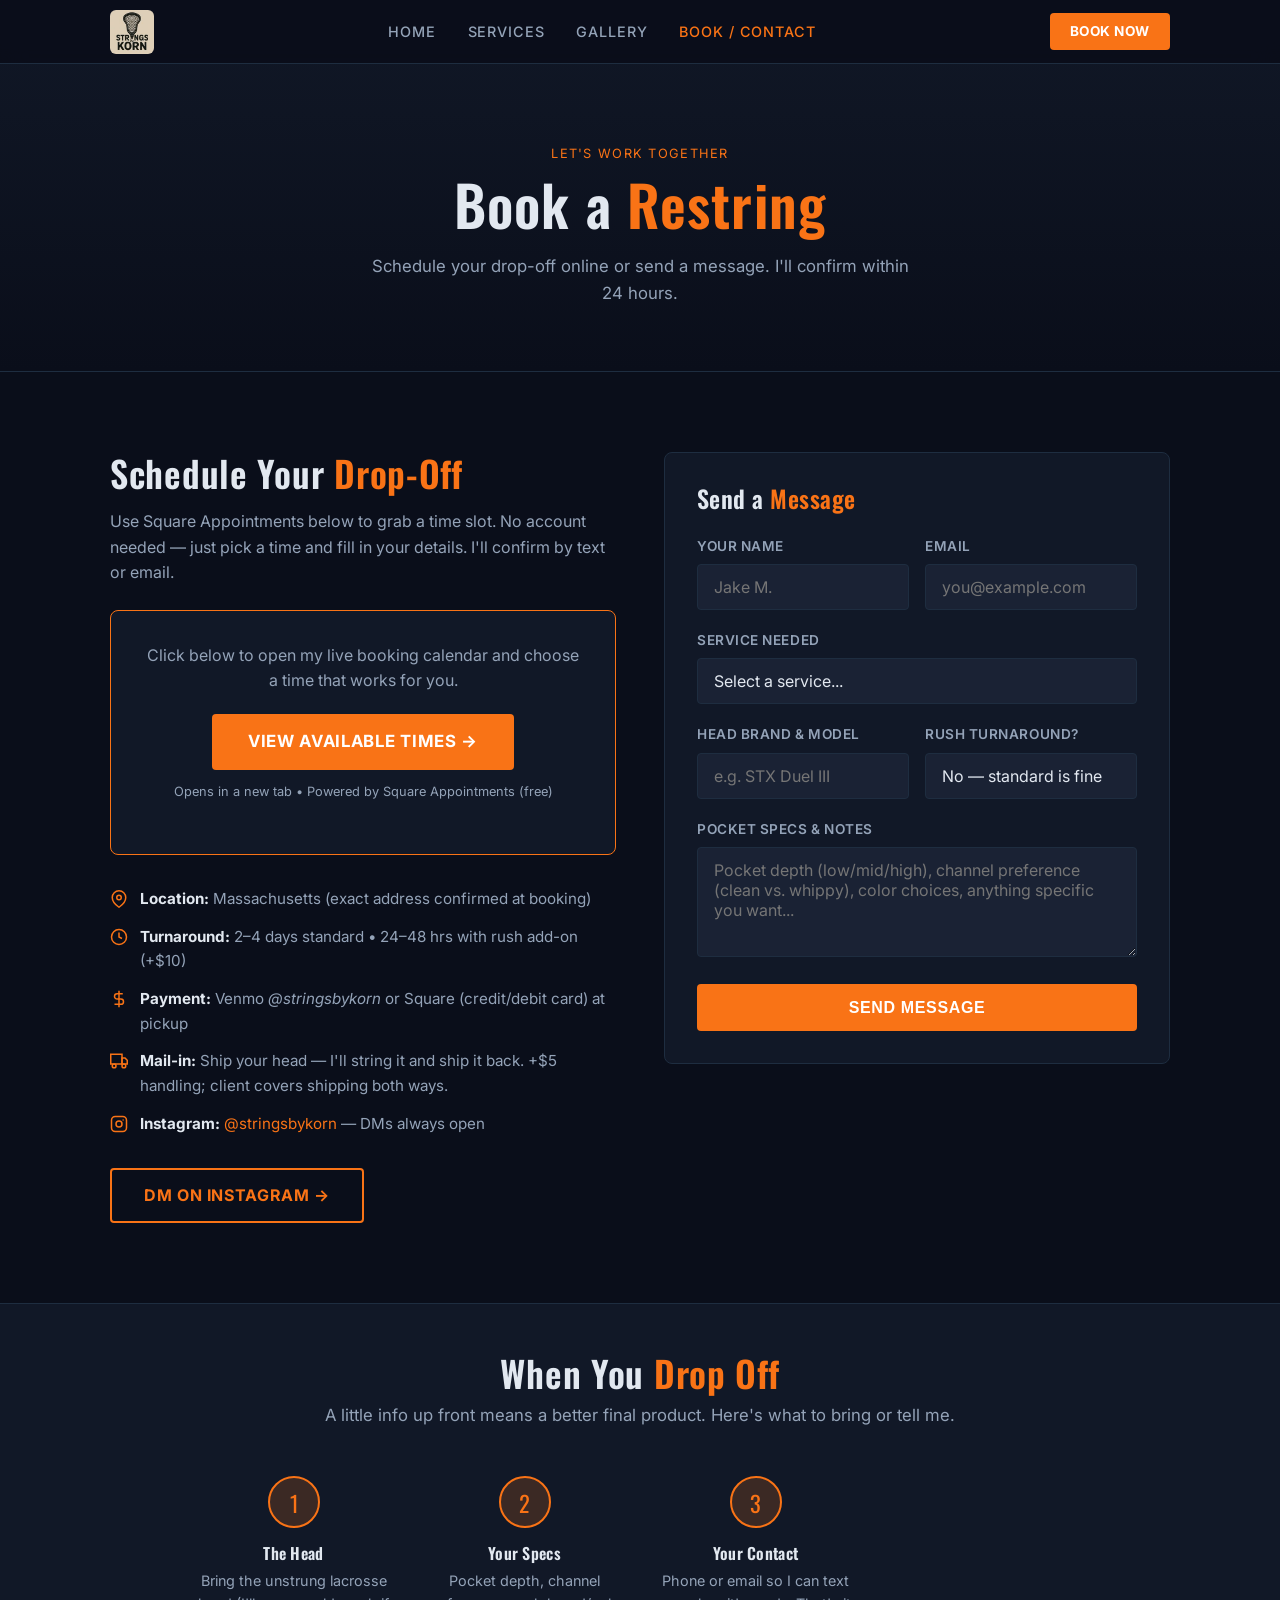
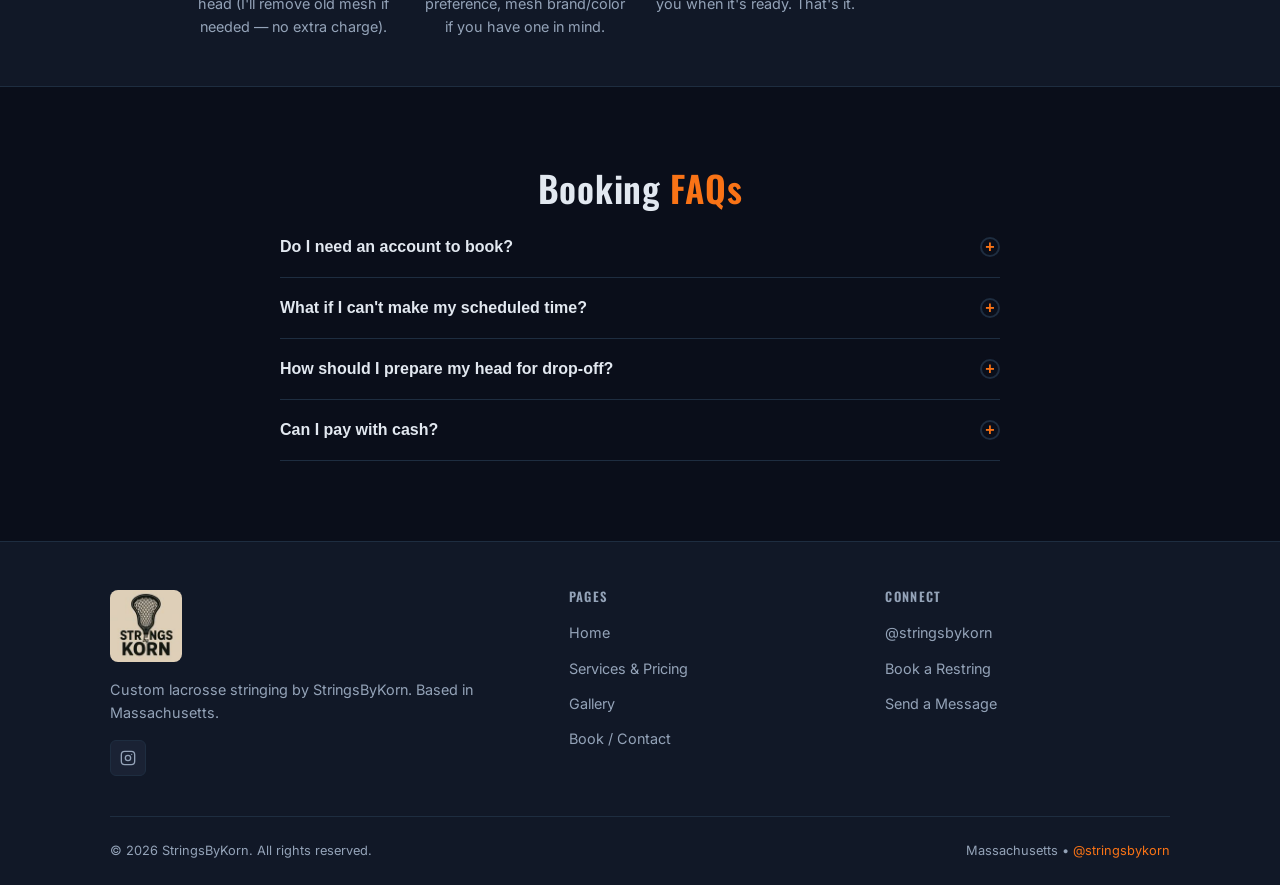
<file: booking.html>
<!DOCTYPE html>
<html lang="en">
<head>
  <meta charset="UTF-8" />
  <meta name="viewport" content="width=device-width, initial-scale=1.0" />
  <title>Book / Contact — StringsByKorn</title>
  <meta name="description" content="Book a lacrosse restring or send a message to StringsByKorn. Online booking via Square Appointments. Based in Massachusetts." />
  <link rel="icon" href="images/favicon.png" type="image/png" />
  <link rel="preconnect" href="https://fonts.googleapis.com" />
  <link rel="preconnect" href="https://fonts.gstatic.com" crossorigin />
  <link href="https://fonts.googleapis.com/css2?family=Inter:wght@400;500;600;700&family=Oswald:wght@500;600;700&display=swap" rel="stylesheet" />
  <link rel="stylesheet" href="css/styles.css" />
  <style>
    .reveal { opacity: 0; transform: translateY(24px); transition: opacity 0.55s ease, transform 0.55s ease; }
    .revealed { opacity: 1; transform: none; }
  </style>
</head>
<body>

  <!-- NAV -->
  <nav class="nav" role="navigation" aria-label="Main navigation">
    <div class="nav-inner">
      <a href="index.html" class="nav-logo">
        <img src="images/logo.jpg" alt="StringsByKorn" class="nav-logo-img">
      </a>
      <ul class="nav-links">
        <li><a href="index.html">Home</a></li>
        <li><a href="services.html">Services</a></li>
        <li><a href="gallery.html">Gallery</a></li>
        <li><a href="booking.html">Book / Contact</a></li>
      </ul>
      <a href="booking.html" class="btn btn-primary nav-cta">Book Now</a>
      <button class="hamburger" id="hamburger" aria-label="Open menu" aria-expanded="false">
        <span class="bar-top"></span>
        <span class="bar-mid"></span>
        <span class="bar-bot"></span>
      </button>
    </div>
  </nav>
  <div class="nav-drawer" id="nav-drawer">
    <a href="index.html">Home</a>
    <a href="services.html">Services &amp; Pricing</a>
    <a href="gallery.html">Gallery</a>
    <a href="booking.html">Book / Contact</a>
    <a href="booking.html" class="btn btn-primary" style="text-align:center;margin-top:.5rem;">Book Now</a>
  </div>

  <!-- PAGE HERO -->
  <div class="page-hero">
    <div class="container">
      <p style="text-transform:uppercase;font-size:.8rem;letter-spacing:.1em;color:var(--accent);margin-bottom:.5rem;">Let's Work Together</p>
      <h1>Book a <span class="accent">Restring</span></h1>
      <p>Schedule your drop-off online or send a message. I'll confirm within 24 hours.</p>
    </div>
  </div>

  <!-- ======================================================
       BOOKING SECTION
  ====================================================== -->
  <section class="section" id="booking">
    <div class="container">
      <div class="booking-layout">

        <!-- LEFT: Info + Square booking -->
        <div class="booking-info">
          <h2>Schedule Your <span class="accent">Drop-Off</span></h2>
          <p>Use Square Appointments below to grab a time slot. No account needed — just pick a time and fill in your details. I'll confirm by text or email.</p>

          <!-- Square Appointments embed -->
          <div class="booking-cta-box reveal">
            <p>Click below to open my live booking calendar and choose a time that works for you.</p>
            <!--
              SETUP INSTRUCTIONS:
              1. Go to squareup.com → Appointments → Share booking page
              2. Copy your Square booking page URL (e.g. https://square.site/book/XXXXXXXX/stringsbykorn)
              3. Replace the href below with your actual URL
              4. Optionally embed the inline widget by replacing this box with the Square embed script
            -->
            <a
              href="https://square.site/book/XXXXXXXX/stringsbykorn"
              target="_blank"
              rel="noopener"
              class="btn btn-primary"
              style="font-size:1.05rem;padding:.9rem 2.25rem;"
            >
              View Available Times &rarr;
            </a>
            <p style="font-size:.8rem;margin-top:.75rem;color:var(--text-muted);">
              Opens in a new tab &bull; Powered by Square Appointments (free)
            </p>
          </div>

          <ul class="info-list">
            <li>
              <svg viewBox="0 0 24 24" fill="none" stroke="currentColor" stroke-width="2">
                <path d="M21 10c0 7-9 13-9 13s-9-6-9-13a9 9 0 0118 0z"/>
                <circle cx="12" cy="10" r="3"/>
              </svg>
              <span><strong>Location:</strong> Massachusetts (exact address confirmed at booking)</span>
            </li>
            <li>
              <svg viewBox="0 0 24 24" fill="none" stroke="currentColor" stroke-width="2">
                <circle cx="12" cy="12" r="10"/>
                <polyline points="12 6 12 12 16 14"/>
              </svg>
              <span><strong>Turnaround:</strong> 2–4 days standard &bull; 24–48 hrs with rush add-on (+$10)</span>
            </li>
            <li>
              <svg viewBox="0 0 24 24" fill="none" stroke="currentColor" stroke-width="2">
                <line x1="12" y1="1" x2="12" y2="23"/>
                <path d="M17 5H9.5a3.5 3.5 0 000 7h5a3.5 3.5 0 010 7H6"/>
              </svg>
              <span><strong>Payment:</strong> Venmo <em>@stringsbykorn</em> or Square (credit/debit card) at pickup</span>
            </li>
            <li>
              <svg viewBox="0 0 24 24" fill="none" stroke="currentColor" stroke-width="2">
                <rect x="1" y="3" width="15" height="13"/>
                <polygon points="16 8 20 8 23 11 23 16 16 16 16 8"/>
                <circle cx="5.5" cy="18.5" r="2.5"/>
                <circle cx="18.5" cy="18.5" r="2.5"/>
              </svg>
              <span><strong>Mail-in:</strong> Ship your head — I'll string it and ship it back. +$5 handling; client covers shipping both ways.</span>
            </li>
            <li>
              <svg viewBox="0 0 24 24" fill="none" stroke="currentColor" stroke-width="2">
                <rect x="2" y="2" width="20" height="20" rx="5"/>
                <circle cx="12" cy="12" r="4"/>
                <circle cx="17.5" cy="6.5" r="1" fill="currentColor" stroke="none"/>
              </svg>
              <span><strong>Instagram:</strong> <a href="https://instagram.com/stringsbykorn" target="_blank" rel="noopener">@stringsbykorn</a> — DMs always open</span>
            </li>
          </ul>

          <a href="https://instagram.com/stringsbykorn" target="_blank" rel="noopener" class="btn btn-outline reveal">
            DM on Instagram &rarr;
          </a>
        </div>

        <!-- RIGHT: Contact form -->
        <div id="contact">
          <div class="contact-form reveal">
            <h3>Send a <span class="accent">Message</span></h3>

            <!--
              FORMSPREE SETUP:
              1. Go to formspree.io → create free account → New Form
              2. Copy your form endpoint (e.g. https://formspree.io/f/XXXXXXXX)
              3. Replace action="" below with your actual Formspree endpoint
            -->
            <form
              id="contact-form"
              action="https://formspree.io/f/XXXXXXXX"
              method="POST"
            >
              <div class="form-row">
                <div class="form-group">
                  <label for="name">Your Name</label>
                  <input type="text" id="name" name="name" placeholder="Jake M." required autocomplete="name" />
                </div>
                <div class="form-group">
                  <label for="email">Email</label>
                  <input type="email" id="email" name="email" placeholder="you@example.com" required autocomplete="email" />
                </div>
              </div>

              <div class="form-group">
                <label for="service">Service Needed</label>
                <select id="service" name="service" required>
                  <option value="" disabled selected>Select a service...</option>
                  <option value="basic-mesh">Basic Mesh Restring ($25 — you supply mesh)</option>
                  <option value="mesh-materials">Mesh Restring + Materials ($35–$40)</option>
                  <option value="custom-pattern">Custom Pattern ($35–$45)</option>
                  <option value="traditional">Traditional Pocket ($45–$60)</option>
                  <option value="mail-in">Mail-In Service (standard + $5 handling)</option>
                  <option value="other">Other / Not sure yet</option>
                </select>
              </div>

              <div class="form-row">
                <div class="form-group">
                  <label for="head">Head Brand &amp; Model</label>
                  <input type="text" id="head" name="head" placeholder="e.g. STX Duel III" />
                </div>
                <div class="form-group">
                  <label for="rush">Rush Turnaround?</label>
                  <select id="rush" name="rush">
                    <option value="no">No — standard is fine</option>
                    <option value="yes">Yes — add rush (+$10)</option>
                  </select>
                </div>
              </div>

              <div class="form-group">
                <label for="message">Pocket Specs &amp; Notes</label>
                <textarea
                  id="message"
                  name="message"
                  placeholder="Pocket depth (low/mid/high), channel preference (clean vs. whippy), color choices, anything specific you want..."
                ></textarea>
              </div>

              <!-- Honeypot spam prevention -->
              <input type="text" name="_gotcha" style="display:none" tabindex="-1" autocomplete="off" />

              <button type="submit" class="btn btn-primary" style="width:100%;font-size:1rem;padding:.9rem;">
                Send Message
              </button>
            </form>

            <div class="form-success" id="form-success">
              Message sent! I'll get back to you within 24 hours. Go check @stringsbykorn on Instagram in the meantime.
            </div>
          </div>
        </div>

      </div>
    </div>
  </section>

  <!-- ======================================================
       WHAT TO INCLUDE
  ====================================================== -->
  <section class="section" style="background:var(--bg-card);border-top:1px solid var(--border);border-bottom:1px solid var(--border);padding-top:3rem;padding-bottom:3rem;">
    <div class="container">
      <h2 class="section-title reveal">When You <span class="accent">Drop Off</span></h2>
      <p class="section-subtitle reveal">A little info up front means a better final product. Here's what to bring or tell me.</p>

      <div class="steps" style="max-width:900px;margin:0 auto;">
        <div class="step reveal">
          <div class="step-num">1</div>
          <h4>The Head</h4>
          <p>Bring the unstrung lacrosse head (I'll remove old mesh if needed — no extra charge).</p>
        </div>
        <div class="step reveal">
          <div class="step-num">2</div>
          <h4>Your Specs</h4>
          <p>Pocket depth, channel preference, mesh brand/color if you have one in mind.</p>
        </div>
        <div class="step reveal">
          <div class="step-num">3</div>
          <h4>Your Contact</h4>
          <p>Phone or email so I can text you when it's ready. That's it.</p>
        </div>
      </div>
    </div>
  </section>

  <!-- ======================================================
       FAQ
  ====================================================== -->
  <section class="section">
    <div class="container">
      <h2 class="section-title reveal">Booking <span class="accent">FAQs</span></h2>

      <div class="faq-list">

        <div class="faq-item">
          <button class="faq-question">
            Do I need an account to book?
            <span class="faq-icon">+</span>
          </button>
          <div class="faq-answer">
            <div class="faq-answer-inner">
              No — Square Appointments lets you book without creating an account. Just pick a time, fill in your name and contact info, and you'll get a confirmation.
            </div>
          </div>
        </div>

        <div class="faq-item">
          <button class="faq-question">
            What if I can't make my scheduled time?
            <span class="faq-icon">+</span>
          </button>
          <div class="faq-answer">
            <div class="faq-answer-inner">
              No worries — just DM me on Instagram or reply to the confirmation email and we'll reschedule. Things come up, I get it.
            </div>
          </div>
        </div>

        <div class="faq-item">
          <button class="faq-question">
            How should I prepare my head for drop-off?
            <span class="faq-icon">+</span>
          </button>
          <div class="faq-answer">
            <div class="faq-answer-inner">
              You don't have to do anything special — I can remove the old strings myself if it's still strung. Just bring the head and know what you want. If you have specific mesh you'd like me to use, bring that too.
            </div>
          </div>
        </div>

        <div class="faq-item">
          <button class="faq-question">
            Can I pay with cash?
            <span class="faq-icon">+</span>
          </button>
          <div class="faq-answer">
            <div class="faq-answer-inner">
              Yes, cash is accepted for local drop-off/pickup. For mail-in orders, payment via Venmo or Square (card) is required before the head ships back to you.
            </div>
          </div>
        </div>

      </div>
    </div>
  </section>

  <!-- FOOTER -->
  <footer class="footer">
    <div class="container">
      <div class="footer-grid">
        <div class="footer-brand">
          <img src="images/logo.jpg" alt="StringsByKorn" class="footer-logo">
          <p>Custom lacrosse stringing by StringsByKorn. Based in Massachusetts.</p>
          <div class="footer-social">
            <a href="https://instagram.com/stringsbykorn" target="_blank" rel="noopener" aria-label="Instagram">
              <svg viewBox="0 0 24 24" fill="none" stroke="currentColor" stroke-width="2">
                <rect x="2" y="2" width="20" height="20" rx="5"/>
                <circle cx="12" cy="12" r="4"/>
                <circle cx="17.5" cy="6.5" r="1" fill="currentColor" stroke="none"/>
              </svg>
            </a>
          </div>
        </div>
        <div class="footer-col">
          <h4>Pages</h4>
          <ul class="footer-links">
            <li><a href="index.html">Home</a></li>
            <li><a href="services.html">Services &amp; Pricing</a></li>
            <li><a href="gallery.html">Gallery</a></li>
            <li><a href="booking.html">Book / Contact</a></li>
          </ul>
        </div>
        <div class="footer-col">
          <h4>Connect</h4>
          <ul class="footer-links">
            <li><a href="https://instagram.com/stringsbykorn" target="_blank" rel="noopener">@stringsbykorn</a></li>
            <li><a href="#booking">Book a Restring</a></li>
            <li><a href="#contact">Send a Message</a></li>
          </ul>
        </div>
      </div>
      <div class="footer-bottom">
        <span>&copy; 2026 StringsByKorn. All rights reserved.</span>
        <span>Massachusetts &bull; <a href="https://instagram.com/stringsbykorn" target="_blank" rel="noopener">@stringsbykorn</a></span>
      </div>
    </div>
  </footer>

  <script src="js/main.js"></script>
</body>
</html>
</file>
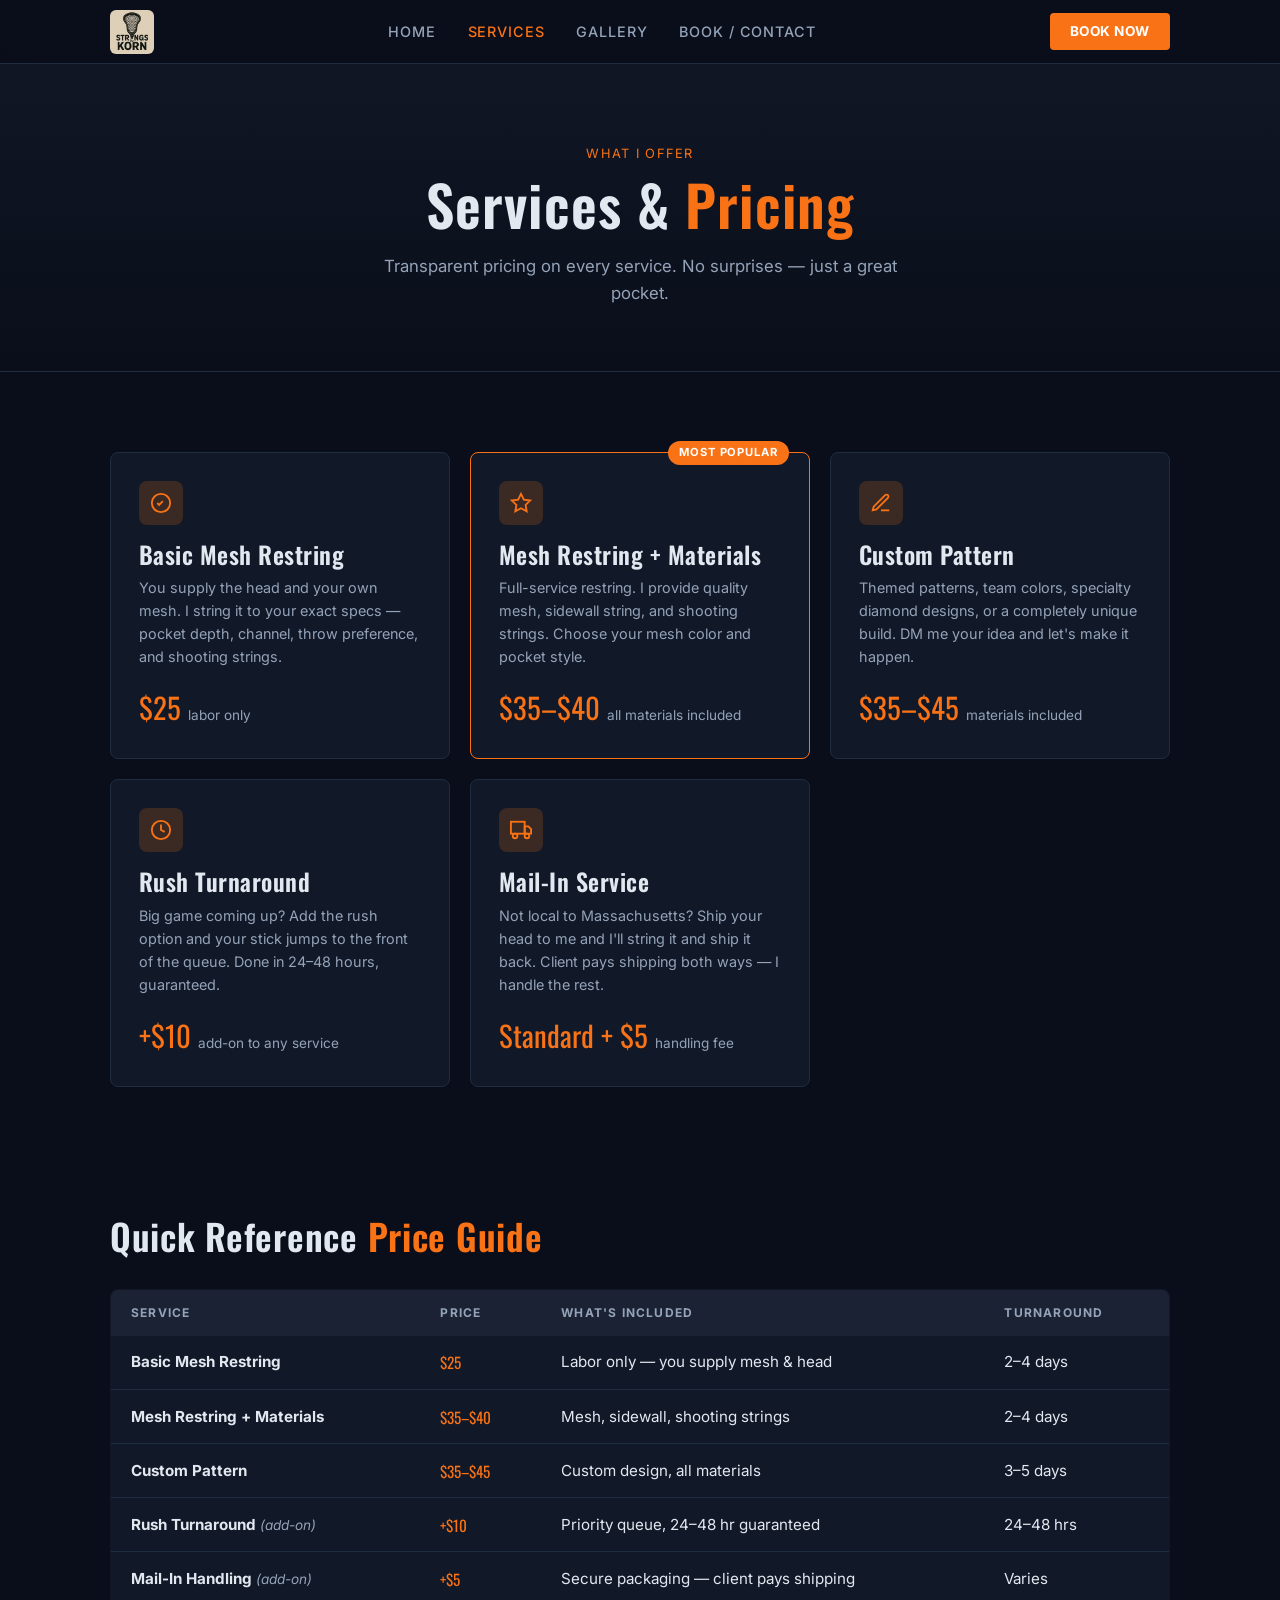
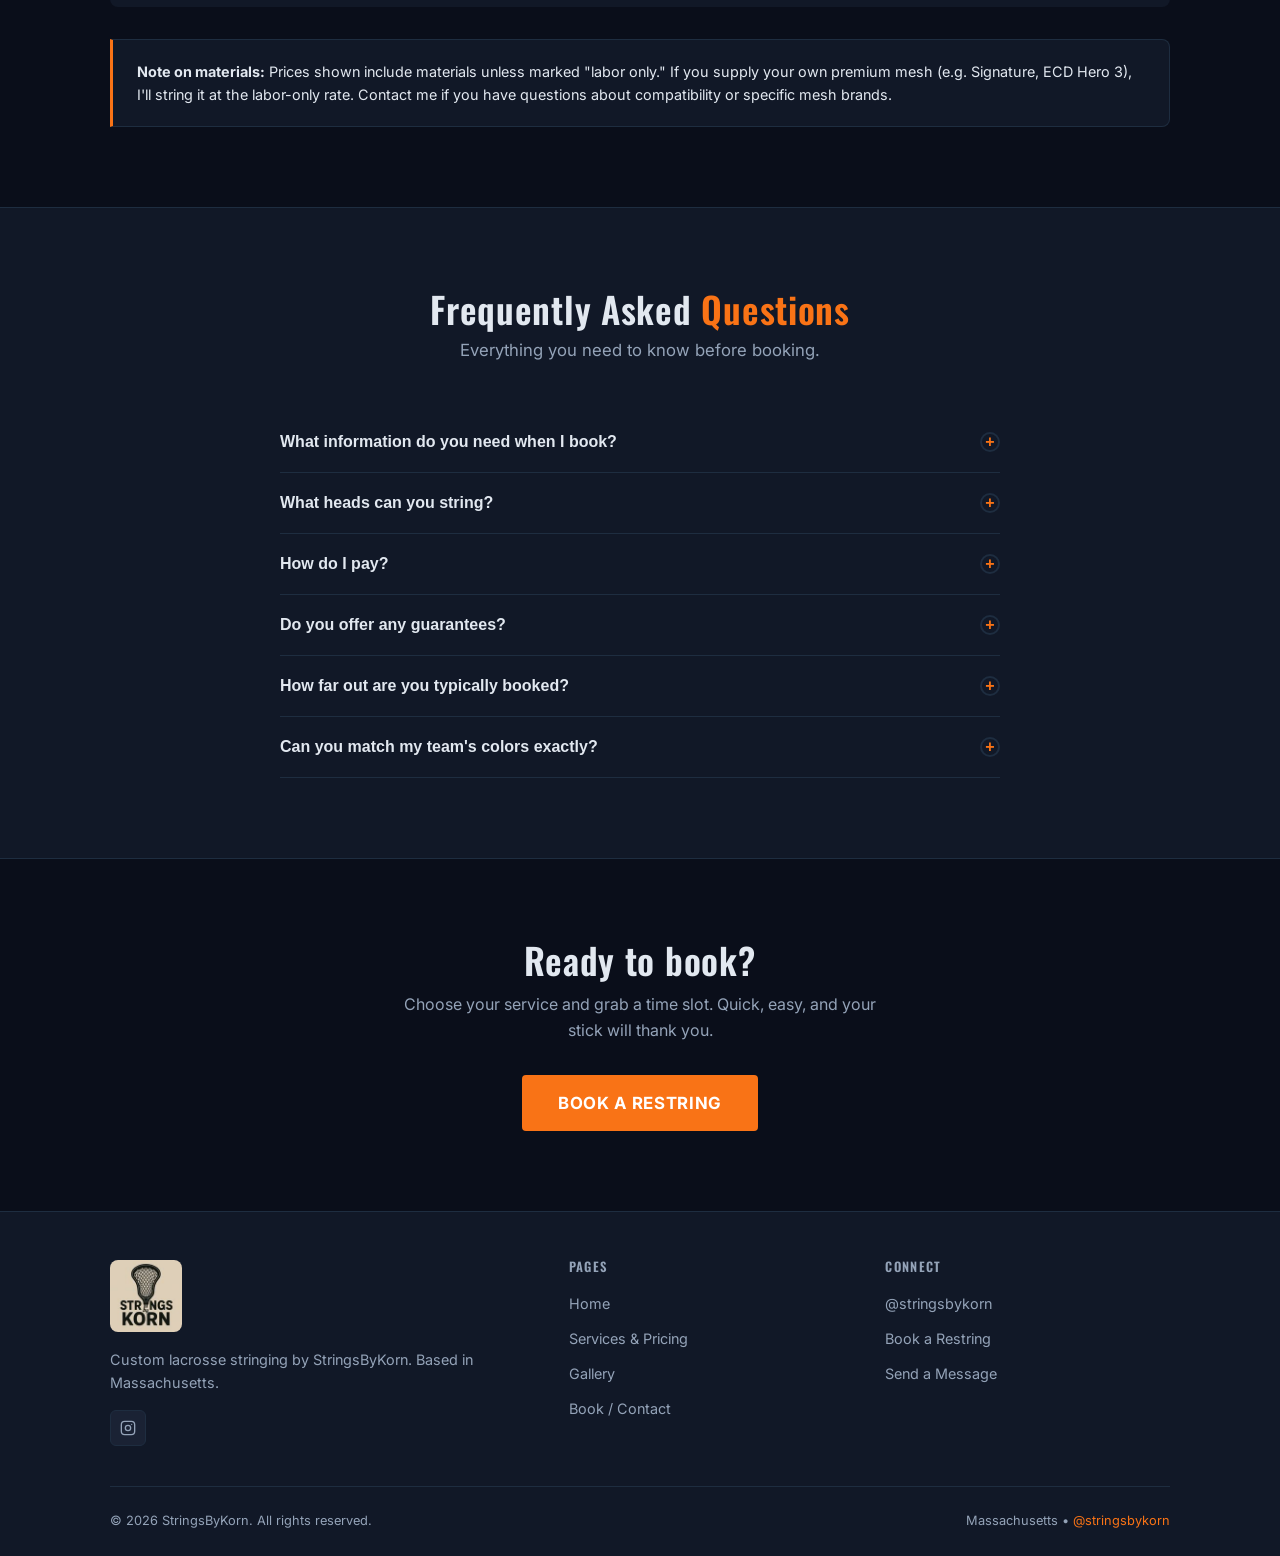
<file: services.html>
<!DOCTYPE html>
<html lang="en">
<head>
  <meta charset="UTF-8" />
  <meta name="viewport" content="width=device-width, initial-scale=1.0" />
  <title>Services &amp; Pricing — StringsByKorn</title>
  <meta name="description" content="Lacrosse stringing services and pricing by StringsByKorn. Mesh restrings, custom patterns, and rush turnaround. Massachusetts." />
  <link rel="icon" href="images/favicon.png" type="image/png" />
  <link rel="preconnect" href="https://fonts.googleapis.com" />
  <link rel="preconnect" href="https://fonts.gstatic.com" crossorigin />
  <link href="https://fonts.googleapis.com/css2?family=Inter:wght@400;500;600;700&family=Oswald:wght@500;600;700&display=swap" rel="stylesheet" />
  <link rel="stylesheet" href="css/styles.css" />
  <style>
    .reveal { opacity: 0; transform: translateY(24px); transition: opacity 0.55s ease, transform 0.55s ease; }
    .revealed { opacity: 1; transform: none; }
  </style>
</head>
<body>

  <!-- NAV -->
  <nav class="nav" role="navigation" aria-label="Main navigation">
    <div class="nav-inner">
      <a href="index.html" class="nav-logo">
        <img src="images/logo.jpg" alt="StringsByKorn" class="nav-logo-img">
      </a>
      <ul class="nav-links">
        <li><a href="index.html">Home</a></li>
        <li><a href="services.html">Services</a></li>
        <li><a href="gallery.html">Gallery</a></li>
        <li><a href="booking.html">Book / Contact</a></li>
      </ul>
      <a href="booking.html" class="btn btn-primary nav-cta">Book Now</a>
      <button class="hamburger" id="hamburger" aria-label="Open menu" aria-expanded="false">
        <span class="bar-top"></span>
        <span class="bar-mid"></span>
        <span class="bar-bot"></span>
      </button>
    </div>
  </nav>
  <div class="nav-drawer" id="nav-drawer">
    <a href="index.html">Home</a>
    <a href="services.html">Services &amp; Pricing</a>
    <a href="gallery.html">Gallery</a>
    <a href="booking.html">Book / Contact</a>
    <a href="booking.html" class="btn btn-primary" style="text-align:center;margin-top:.5rem;">Book Now</a>
  </div>

  <!-- PAGE HERO -->
  <div class="page-hero">
    <div class="container">
      <p style="text-transform:uppercase;font-size:.8rem;letter-spacing:.1em;color:var(--accent);margin-bottom:.5rem;">What I Offer</p>
      <h1>Services &amp; <span class="accent">Pricing</span></h1>
      <p>Transparent pricing on every service. No surprises — just a great pocket.</p>
    </div>
  </div>

  <!-- ======================================================
       SERVICE CARDS
  ====================================================== -->
  <section class="section">
    <div class="container">
      <div class="services-grid">

        <div class="service-card reveal">
          <div class="service-icon">
            <svg viewBox="0 0 24 24" fill="none" stroke="currentColor" stroke-width="2">
              <path d="M12 2C6.48 2 2 6.48 2 12s4.48 10 10 10 10-4.48 10-10S17.52 2 12 2z"/>
              <path d="M8 12l2 2 4-4"/>
            </svg>
          </div>
          <h3>Basic Mesh Restring</h3>
          <p>You supply the head and your own mesh. I string it to your exact specs — pocket depth, channel, throw preference, and shooting strings.</p>
          <div class="service-price">$25 <span>labor only</span></div>
        </div>

        <div class="service-card featured reveal">
          <div class="service-badge">Most Popular</div>
          <div class="service-icon">
            <svg viewBox="0 0 24 24" fill="none" stroke="currentColor" stroke-width="2">
              <polygon points="12 2 15.09 8.26 22 9.27 17 14.14 18.18 21.02 12 17.77 5.82 21.02 7 14.14 2 9.27 8.91 8.26 12 2"/>
            </svg>
          </div>
          <h3>Mesh Restring + Materials</h3>
          <p>Full-service restring. I provide quality mesh, sidewall string, and shooting strings. Choose your mesh color and pocket style.</p>
          <div class="service-price">$35–$40 <span>all materials included</span></div>
        </div>

        <div class="service-card reveal">
          <div class="service-icon">
            <svg viewBox="0 0 24 24" fill="none" stroke="currentColor" stroke-width="2">
              <path d="M12 20h9"/><path d="M16.5 3.5a2.121 2.121 0 013 3L7 19l-4 1 1-4L16.5 3.5z"/>
            </svg>
          </div>
          <h3>Custom Pattern</h3>
          <p>Themed patterns, team colors, specialty diamond designs, or a completely unique build. DM me your idea and let's make it happen.</p>
          <div class="service-price">$35–$45 <span>materials included</span></div>
        </div>

        <div class="service-card reveal">
          <div class="service-icon">
            <svg viewBox="0 0 24 24" fill="none" stroke="currentColor" stroke-width="2">
              <circle cx="12" cy="12" r="10"/>
              <polyline points="12 6 12 12 16 14"/>
            </svg>
          </div>
          <h3>Rush Turnaround</h3>
          <p>Big game coming up? Add the rush option and your stick jumps to the front of the queue. Done in 24–48 hours, guaranteed.</p>
          <div class="service-price">+$10 <span>add-on to any service</span></div>
        </div>

        <div class="service-card reveal">
          <div class="service-icon">
            <svg viewBox="0 0 24 24" fill="none" stroke="currentColor" stroke-width="2">
              <rect x="1" y="3" width="15" height="13"/>
              <polygon points="16 8 20 8 23 11 23 16 16 16 16 8"/>
              <circle cx="5.5" cy="18.5" r="2.5"/>
              <circle cx="18.5" cy="18.5" r="2.5"/>
            </svg>
          </div>
          <h3>Mail-In Service</h3>
          <p>Not local to Massachusetts? Ship your head to me and I'll string it and ship it back. Client pays shipping both ways — I handle the rest.</p>
          <div class="service-price">Standard + $5 <span>handling fee</span></div>
        </div>

      </div>
    </div>
  </section>

  <!-- ======================================================
       PRICING TABLE
  ====================================================== -->
  <section class="section" style="padding-top:0;">
    <div class="container">
      <h2 class="reveal" style="margin-bottom:2rem;">Quick Reference <span class="accent">Price Guide</span></h2>

      <div class="reveal" style="overflow-x:auto;">
        <table class="pricing-table">
          <thead>
            <tr>
              <th>Service</th>
              <th>Price</th>
              <th>What's Included</th>
              <th>Turnaround</th>
            </tr>
          </thead>
          <tbody>
            <tr>
              <td><strong>Basic Mesh Restring</strong></td>
              <td class="price-cell">$25</td>
              <td>Labor only — you supply mesh &amp; head</td>
              <td>2–4 days</td>
            </tr>
            <tr>
              <td><strong>Mesh Restring + Materials</strong></td>
              <td class="price-cell">$35–$40</td>
              <td>Mesh, sidewall, shooting strings</td>
              <td>2–4 days</td>
            </tr>
            <tr>
              <td><strong>Custom Pattern</strong></td>
              <td class="price-cell">$35–$45</td>
              <td>Custom design, all materials</td>
              <td>3–5 days</td>
            </tr>
            <tr>
              <td><strong>Rush Turnaround</strong> <em style="color:var(--text-muted);font-size:.85rem;">(add-on)</em></td>
              <td class="price-cell">+$10</td>
              <td>Priority queue, 24–48 hr guaranteed</td>
              <td>24–48 hrs</td>
            </tr>
            <tr>
              <td><strong>Mail-In Handling</strong> <em style="color:var(--text-muted);font-size:.85rem;">(add-on)</em></td>
              <td class="price-cell">+$5</td>
              <td>Secure packaging — client pays shipping</td>
              <td>Varies</td>
            </tr>
          </tbody>
        </table>
      </div>

      <div class="note-box reveal">
        <strong>Note on materials:</strong> Prices shown include materials unless marked "labor only." If you supply your own premium mesh (e.g. Signature, ECD Hero 3), I'll string it at the labor-only rate. Contact me if you have questions about compatibility or specific mesh brands.
      </div>
    </div>
  </section>

  <!-- ======================================================
       FAQ
  ====================================================== -->
  <section class="section" style="background:var(--bg-card);border-top:1px solid var(--border);border-bottom:1px solid var(--border);">
    <div class="container">
      <h2 class="section-title reveal">Frequently Asked <span class="accent">Questions</span></h2>
      <p class="section-subtitle reveal">Everything you need to know before booking.</p>

      <div class="faq-list">

        <div class="faq-item">
          <button class="faq-question">
            What information do you need when I book?
            <span class="faq-icon">+</span>
          </button>
          <div class="faq-answer">
            <div class="faq-answer-inner">
              When you book, let me know: the head brand/model, the service you want, your preferred pocket depth (low, mid, high), channel type (whippy vs. clean), any color preferences for mesh/string, and whether you need rush turnaround. The more detail you give, the better I can build exactly what you want.
            </div>
          </div>
        </div>

        <div class="faq-item">
          <button class="faq-question">
            What heads can you string?
            <span class="faq-icon">+</span>
          </button>
          <div class="faq-answer">
            <div class="faq-answer-inner">
              I can string any standard men's lacrosse head — STX, StringKing, ECD, Maverik, Brine, Warrior, and more. If you have a less common head or a women's head, just reach out and we can discuss compatibility before booking.
            </div>
          </div>
        </div>

        <div class="faq-item">
          <button class="faq-question">
            How do I pay?
            <span class="faq-icon">+</span>
          </button>
          <div class="faq-answer">
            <div class="faq-answer-inner">
              Payment is collected at pickup (or before shipment for mail-in). I accept Venmo (@stringsbykorn) and Square (credit/debit card). No cash required, though it's accepted locally. Payment is due when you pick up your finished stick.
            </div>
          </div>
        </div>

        <div class="faq-item">
          <button class="faq-question">
            Do you offer any guarantees?
            <span class="faq-icon">+</span>
          </button>
          <div class="faq-answer">
            <div class="faq-answer-inner">
              Yes — if a sidewall string breaks or a shooting string comes undone within 2 weeks of pickup due to a stringing defect (not misuse), I'll re-string that section for free. I stand behind my work.
            </div>
          </div>
        </div>

        <div class="faq-item">
          <button class="faq-question">
            How far out are you typically booked?
            <span class="faq-icon">+</span>
          </button>
          <div class="faq-answer">
            <div class="faq-answer-inner">
              During the off-season, turnaround is fast — usually 2–4 days. In the spring pre-season (February–March), slots fill up quickly. Book early, especially if you want standard turnaround. Rush add-on is available for urgent requests.
            </div>
          </div>
        </div>

        <div class="faq-item">
          <button class="faq-question">
            Can you match my team's colors exactly?
            <span class="faq-icon">+</span>
          </button>
          <div class="faq-answer">
            <div class="faq-answer-inner">
              I keep an inventory of the most common mesh and string colors. I'll do my best to match your team colors — if I don't have a specific color in stock, I can order it (adds a few days to turnaround). DM me on Instagram if you want to check availability before booking.
            </div>
          </div>
        </div>

      </div>
    </div>
  </section>

  <!-- CTA -->
  <section class="section" style="text-align:center;">
    <div class="container">
      <h2 class="reveal">Ready to book?</h2>
      <p class="reveal" style="max-width:480px;margin:.75rem auto 2rem;">Choose your service and grab a time slot. Quick, easy, and your stick will thank you.</p>
      <a href="booking.html" class="btn btn-primary reveal" style="font-size:1.05rem;padding:.9rem 2.25rem;">Book a Restring</a>
    </div>
  </section>

  <!-- FOOTER -->
  <footer class="footer">
    <div class="container">
      <div class="footer-grid">
        <div class="footer-brand">
          <img src="images/logo.jpg" alt="StringsByKorn" class="footer-logo">
          <p>Custom lacrosse stringing by StringsByKorn. Based in Massachusetts.</p>
          <div class="footer-social">
            <a href="https://instagram.com/stringsbykorn" target="_blank" rel="noopener" aria-label="Instagram">
              <svg viewBox="0 0 24 24" fill="none" stroke="currentColor" stroke-width="2">
                <rect x="2" y="2" width="20" height="20" rx="5"/>
                <circle cx="12" cy="12" r="4"/>
                <circle cx="17.5" cy="6.5" r="1" fill="currentColor" stroke="none"/>
              </svg>
            </a>
          </div>
        </div>
        <div class="footer-col">
          <h4>Pages</h4>
          <ul class="footer-links">
            <li><a href="index.html">Home</a></li>
            <li><a href="services.html">Services &amp; Pricing</a></li>
            <li><a href="gallery.html">Gallery</a></li>
            <li><a href="booking.html">Book / Contact</a></li>
          </ul>
        </div>
        <div class="footer-col">
          <h4>Connect</h4>
          <ul class="footer-links">
            <li><a href="https://instagram.com/stringsbykorn" target="_blank" rel="noopener">@stringsbykorn</a></li>
            <li><a href="booking.html">Book a Restring</a></li>
            <li><a href="booking.html#contact">Send a Message</a></li>
          </ul>
        </div>
      </div>
      <div class="footer-bottom">
        <span>&copy; 2026 StringsByKorn. All rights reserved.</span>
        <span>Massachusetts &bull; <a href="https://instagram.com/stringsbykorn" target="_blank" rel="noopener">@stringsbykorn</a></span>
      </div>
    </div>
  </footer>

  <script src="js/main.js"></script>
</body>
</html>
</file>
<file: css/styles.css>
/* ============================================================
   StringsByKorn — Main Stylesheet
   Mobile-first, dark navy + orange lacrosse theme
   ============================================================ */

:root {
  --bg:          #0a0e1a;
  --bg-card:     #111827;
  --bg-card-alt: #1a2234;
  --accent:      #f97316;
  --accent-dark: #ea6c0a;
  --accent-glow: rgba(249, 115, 22, 0.18);
  --text:        #e2e8f0;
  --text-muted:  #94a3b8;
  --border:      #1e2d40;
  --nav-h:       64px;
}

/* ---- Reset & Base ----------------------------------------- */
*, *::before, *::after { box-sizing: border-box; margin: 0; padding: 0; }

html { scroll-behavior: smooth; }

body {
  font-family: 'Inter', system-ui, sans-serif;
  background: var(--bg);
  color: var(--text);
  line-height: 1.6;
  min-height: 100vh;
}

img { display: block; max-width: 100%; height: auto; }
a   { color: var(--accent); text-decoration: none; }
a:hover { text-decoration: underline; }

/* ---- Typography ------------------------------------------- */
h1, h2, h3, h4 {
  font-family: 'Oswald', 'Impact', sans-serif;
  font-weight: 600;
  letter-spacing: 0.02em;
  line-height: 1.15;
}

h1 { font-size: clamp(2rem, 6vw, 3.5rem); }
h2 { font-size: clamp(1.5rem, 4vw, 2.25rem); }
h3 { font-size: clamp(1.1rem, 3vw, 1.5rem); }

p { color: var(--text-muted); }

/* ---- Utility ---------------------------------------------- */
.container {
  width: 100%;
  max-width: 1100px;
  margin: 0 auto;
  padding: 0 1.25rem;
}

.section {
  padding: 5rem 0;
}

.section-title {
  text-align: center;
  margin-bottom: 0.5rem;
}

.section-subtitle {
  text-align: center;
  color: var(--text-muted);
  margin-bottom: 3rem;
  font-size: 1.05rem;
}

.accent { color: var(--accent); }

.btn {
  display: inline-block;
  padding: 0.8rem 2rem;
  border-radius: 4px;
  font-weight: 700;
  font-size: 1rem;
  cursor: pointer;
  transition: background 0.2s, transform 0.15s, box-shadow 0.2s;
  border: none;
  text-align: center;
  letter-spacing: 0.04em;
  text-transform: uppercase;
}

.btn-primary {
  background: var(--accent);
  color: #fff;
}
.btn-primary:hover {
  background: var(--accent-dark);
  transform: translateY(-2px);
  box-shadow: 0 6px 24px var(--accent-glow);
  text-decoration: none;
}

.btn-outline {
  background: transparent;
  color: var(--accent);
  border: 2px solid var(--accent);
}
.btn-outline:hover {
  background: var(--accent-glow);
  transform: translateY(-2px);
  text-decoration: none;
}

/* ---- Navigation ------------------------------------------- */
.nav {
  position: fixed;
  top: 0; left: 0; right: 0;
  height: var(--nav-h);
  background: rgba(10, 14, 26, 0.92);
  backdrop-filter: blur(12px);
  -webkit-backdrop-filter: blur(12px);
  border-bottom: 1px solid var(--border);
  z-index: 1000;
  display: flex;
  align-items: center;
}

.nav-inner {
  display: flex;
  align-items: center;
  justify-content: space-between;
  width: 100%;
  max-width: 1100px;
  margin: 0 auto;
  padding: 0 1.25rem;
}

.nav-logo {
  display: flex;
  align-items: center;
  text-decoration: none;
}
.nav-logo span { display: none; }
.nav-logo:hover { text-decoration: none; }
.nav-logo-img {
  height: 44px;
  width: auto;
  border-radius: 6px;
  display: block;
}
.footer-logo {
  height: 72px;
  width: auto;
  border-radius: 8px;
  display: block;
  margin-bottom: 1rem;
}

.nav-links {
  display: flex;
  gap: 2rem;
  list-style: none;
}

.nav-links a {
  color: var(--text-muted);
  font-size: 0.9rem;
  font-weight: 500;
  letter-spacing: 0.06em;
  text-transform: uppercase;
  transition: color 0.2s;
}
.nav-links a:hover,
.nav-links a.active {
  color: var(--accent);
  text-decoration: none;
}

.nav-cta {
  padding: 0.5rem 1.25rem;
  font-size: 0.85rem;
}

/* Hamburger */
.hamburger {
  display: none;
  flex-direction: column;
  gap: 5px;
  background: none;
  border: none;
  cursor: pointer;
  padding: 4px;
}
.hamburger span {
  display: block;
  width: 24px;
  height: 2px;
  background: var(--text);
  border-radius: 2px;
  transition: transform 0.3s, opacity 0.3s;
}

/* Mobile nav drawer */
.nav-drawer {
  display: none;
  position: fixed;
  top: var(--nav-h);
  left: 0; right: 0;
  background: var(--bg-card);
  border-bottom: 1px solid var(--border);
  padding: 1.5rem 1.25rem;
  z-index: 999;
  flex-direction: column;
  gap: 1rem;
}
.nav-drawer.open { display: flex; }
.nav-drawer a {
  color: var(--text);
  font-size: 1.1rem;
  font-weight: 500;
  padding: 0.5rem 0;
  border-bottom: 1px solid var(--border);
}
.nav-drawer a:last-child { border-bottom: none; }

/* ---- Hero ------------------------------------------------- */
.hero {
  min-height: 100vh;
  display: flex;
  align-items: center;
  padding-top: var(--nav-h);
  background:
    linear-gradient(to bottom, rgba(10,14,26,0.7) 0%, rgba(10,14,26,0.95) 100%),
    url('../images/hero-bg.jpg') center/cover no-repeat;
  position: relative;
  overflow: hidden;
}

.hero::after {
  content: '';
  position: absolute;
  bottom: 0; left: 0; right: 0;
  height: 120px;
  background: linear-gradient(to bottom, transparent, var(--bg));
  pointer-events: none;
}

.hero-content {
  position: relative;
  z-index: 1;
  max-width: 680px;
}

.hero-badge {
  display: inline-block;
  background: var(--accent-glow);
  color: var(--accent);
  border: 1px solid var(--accent);
  border-radius: 999px;
  padding: 0.3rem 1rem;
  font-size: 0.8rem;
  font-weight: 700;
  letter-spacing: 0.08em;
  text-transform: uppercase;
  margin-bottom: 1.5rem;
}

.hero h1 {
  margin-bottom: 1.25rem;
}

.hero p {
  font-size: 1.15rem;
  margin-bottom: 2rem;
  color: var(--text-muted);
  max-width: 540px;
}

.hero-btns {
  display: flex;
  gap: 1rem;
  flex-wrap: wrap;
}

.hero-scroll {
  position: absolute;
  bottom: 2.5rem;
  left: 50%;
  transform: translateX(-50%);
  display: flex;
  flex-direction: column;
  align-items: center;
  gap: 0.5rem;
  color: var(--text-muted);
  font-size: 0.75rem;
  letter-spacing: 0.1em;
  text-transform: uppercase;
  animation: bounce 2s infinite;
  z-index: 2;
}
.hero-scroll svg { width: 20px; height: 20px; }

@keyframes bounce {
  0%, 100% { transform: translateX(-50%) translateY(0); }
  50%       { transform: translateX(-50%) translateY(6px); }
}

/* ---- Stats strip ------------------------------------------ */
.stats {
  background: var(--bg-card);
  border-top: 1px solid var(--border);
  border-bottom: 1px solid var(--border);
  padding: 2.5rem 0;
}

.stats-grid {
  display: grid;
  grid-template-columns: repeat(3, 1fr);
  gap: 1.5rem;
  text-align: center;
}

.stat-num {
  font-family: 'Oswald', sans-serif;
  font-size: 2.5rem;
  color: var(--accent);
  line-height: 1;
}

.stat-label {
  font-size: 0.85rem;
  color: var(--text-muted);
  letter-spacing: 0.05em;
  text-transform: uppercase;
  margin-top: 0.25rem;
}

/* ---- Featured Work (home) --------------------------------- */
.work-grid {
  display: grid;
  grid-template-columns: repeat(auto-fill, minmax(280px, 1fr));
  gap: 1.25rem;
}

.work-card {
  border-radius: 8px;
  overflow: hidden;
  background: var(--bg-card);
  border: 1px solid var(--border);
  position: relative;
  aspect-ratio: 1 / 1;
  cursor: pointer;
}

.work-card img {
  width: 100%;
  height: 100%;
  object-fit: cover;
  transition: transform 0.4s ease;
}

.work-card:hover img { transform: scale(1.05); }

.work-card-overlay {
  position: absolute;
  inset: 0;
  background: linear-gradient(to top, rgba(10,14,26,0.85) 0%, transparent 60%);
  opacity: 0;
  transition: opacity 0.3s;
  display: flex;
  align-items: flex-end;
  padding: 1rem;
}

.work-card:hover .work-card-overlay { opacity: 1; }

.work-card-label {
  font-size: 0.9rem;
  font-weight: 600;
  color: #fff;
}

/* Placeholder card when no image */
.work-card-placeholder {
  width: 100%;
  height: 100%;
  display: flex;
  flex-direction: column;
  align-items: center;
  justify-content: center;
  background: var(--bg-card-alt);
  color: var(--text-muted);
  font-size: 0.85rem;
  gap: 0.5rem;
}
.work-card-placeholder svg {
  width: 40px; height: 40px;
  color: var(--border);
}

/* ---- Services page ---------------------------------------- */
.services-grid {
  display: grid;
  grid-template-columns: repeat(auto-fill, minmax(300px, 1fr));
  gap: 1.25rem;
  margin-bottom: 3rem;
}

.service-card {
  background: var(--bg-card);
  border: 1px solid var(--border);
  border-radius: 8px;
  padding: 1.75rem;
  position: relative;
  transition: border-color 0.2s, box-shadow 0.2s;
}

.service-card:hover {
  border-color: var(--accent);
  box-shadow: 0 0 0 1px var(--accent-glow), 0 8px 32px var(--accent-glow);
}

.service-card.featured {
  border-color: var(--accent);
}

.service-badge {
  position: absolute;
  top: -12px; right: 1.25rem;
  background: var(--accent);
  color: #fff;
  font-size: 0.7rem;
  font-weight: 700;
  letter-spacing: 0.08em;
  text-transform: uppercase;
  padding: 0.2rem 0.7rem;
  border-radius: 999px;
}

.service-icon {
  width: 44px; height: 44px;
  background: var(--accent-glow);
  border-radius: 8px;
  display: flex;
  align-items: center;
  justify-content: center;
  margin-bottom: 1rem;
}
.service-icon svg { width: 22px; height: 22px; color: var(--accent); }

.service-card h3 { margin-bottom: 0.5rem; }
.service-card p  { font-size: 0.9rem; margin-bottom: 1rem; }

.service-price {
  font-family: 'Oswald', sans-serif;
  font-size: 1.8rem;
  color: var(--accent);
}
.service-price span {
  font-family: 'Inter', sans-serif;
  font-size: 0.85rem;
  color: var(--text-muted);
}

/* Pricing table */
.pricing-table {
  width: 100%;
  border-collapse: collapse;
  background: var(--bg-card);
  border-radius: 8px;
  overflow: hidden;
  border: 1px solid var(--border);
}

.pricing-table th {
  background: var(--bg-card-alt);
  color: var(--text-muted);
  font-size: 0.75rem;
  letter-spacing: 0.1em;
  text-transform: uppercase;
  padding: 0.85rem 1.25rem;
  text-align: left;
}

.pricing-table td {
  padding: 0.9rem 1.25rem;
  border-bottom: 1px solid var(--border);
  font-size: 0.95rem;
}

.pricing-table tr:last-child td { border-bottom: none; }
.pricing-table tr:hover td { background: var(--bg-card-alt); }

.price-cell {
  font-family: 'Oswald', sans-serif;
  font-size: 1.15rem;
  color: var(--accent);
  white-space: nowrap;
}

.note-box {
  background: var(--bg-card);
  border: 1px solid var(--border);
  border-left: 3px solid var(--accent);
  border-radius: 0 8px 8px 0;
  padding: 1.25rem 1.5rem;
  margin-top: 2rem;
  font-size: 0.9rem;
}
.note-box strong { color: var(--text); }

/* ---- Gallery page ----------------------------------------- */
.gallery-grid {
  display: grid;
  grid-template-columns: repeat(auto-fill, minmax(260px, 1fr));
  gap: 1rem;
}

.gallery-item {
  border-radius: 8px;
  overflow: hidden;
  background: var(--bg-card);
  border: 1px solid var(--border);
  aspect-ratio: 1 / 1;
  position: relative;
  cursor: pointer;
}

.gallery-item img {
  width: 100%; height: 100%;
  object-fit: cover;
  transition: transform 0.4s ease;
}
.gallery-item:hover img { transform: scale(1.06); }

.gallery-placeholder {
  width: 100%; height: 100%;
  display: flex;
  flex-direction: column;
  align-items: center;
  justify-content: center;
  background: var(--bg-card-alt);
  color: var(--text-muted);
  font-size: 0.8rem;
  text-align: center;
  gap: 0.5rem;
  padding: 1rem;
}

.ig-link-box {
  background: linear-gradient(135deg, #833ab4, #fd1d1d, #fcb045);
  border-radius: 8px;
  padding: 2.5rem;
  text-align: center;
  margin-top: 3rem;
}
.ig-link-box h3 { color: #fff; margin-bottom: 0.5rem; }
.ig-link-box p  { color: rgba(255,255,255,0.8); margin-bottom: 1.5rem; }
.btn-ig {
  background: #fff;
  color: #333;
  font-weight: 700;
  padding: 0.75rem 2rem;
  border-radius: 4px;
  display: inline-block;
  transition: opacity 0.2s;
}
.btn-ig:hover { opacity: 0.88; text-decoration: none; }

/* ---- Booking / Contact page ------------------------------- */
.booking-layout {
  display: grid;
  grid-template-columns: 1fr 1fr;
  gap: 3rem;
  align-items: start;
}

.booking-info h2 { margin-bottom: 1rem; }
.booking-info p  { margin-bottom: 1.5rem; }

.info-list {
  list-style: none;
  display: flex;
  flex-direction: column;
  gap: 0.85rem;
  margin-bottom: 2rem;
}
.info-list li {
  display: flex;
  align-items: flex-start;
  gap: 0.75rem;
  font-size: 0.95rem;
  color: var(--text-muted);
}
.info-list li svg {
  flex-shrink: 0;
  width: 18px; height: 18px;
  color: var(--accent);
  margin-top: 3px;
}
.info-list li strong { color: var(--text); }

.contact-form {
  background: var(--bg-card);
  border: 1px solid var(--border);
  border-radius: 8px;
  padding: 2rem;
}

.contact-form h3 { margin-bottom: 1.5rem; }

.form-group {
  margin-bottom: 1.25rem;
}

.form-group label {
  display: block;
  font-size: 0.85rem;
  font-weight: 600;
  letter-spacing: 0.04em;
  text-transform: uppercase;
  color: var(--text-muted);
  margin-bottom: 0.4rem;
}

.form-group input,
.form-group select,
.form-group textarea {
  width: 100%;
  background: var(--bg-card-alt);
  border: 1px solid var(--border);
  border-radius: 4px;
  color: var(--text);
  font-size: 1rem;
  font-family: inherit;
  padding: 0.75rem 1rem;
  transition: border-color 0.2s, box-shadow 0.2s;
  appearance: none;
}

.form-group input:focus,
.form-group select:focus,
.form-group textarea:focus {
  outline: none;
  border-color: var(--accent);
  box-shadow: 0 0 0 3px var(--accent-glow);
}

.form-group textarea { min-height: 110px; resize: vertical; }

.form-row {
  display: grid;
  grid-template-columns: 1fr 1fr;
  gap: 1rem;
}

.form-success {
  display: none;
  text-align: center;
  padding: 1.5rem;
  background: rgba(34,197,94,0.1);
  border: 1px solid rgba(34,197,94,0.3);
  border-radius: 8px;
  color: #4ade80;
  font-weight: 600;
}

/* Square booking CTA */
.booking-cta-box {
  background: var(--bg-card);
  border: 1px solid var(--accent);
  border-radius: 8px;
  padding: 2rem;
  text-align: center;
  margin-bottom: 2rem;
}
.booking-cta-box p { margin-bottom: 1.25rem; }

/* ---- FAQ accordion ---------------------------------------- */
.faq-list {
  max-width: 720px;
  margin: 0 auto;
}

.faq-item {
  border-bottom: 1px solid var(--border);
}

.faq-question {
  width: 100%;
  background: none;
  border: none;
  color: var(--text);
  font-size: 1rem;
  font-weight: 600;
  text-align: left;
  padding: 1.25rem 0;
  cursor: pointer;
  display: flex;
  justify-content: space-between;
  align-items: center;
  gap: 1rem;
  transition: color 0.2s;
}
.faq-question:hover { color: var(--accent); }

.faq-icon {
  flex-shrink: 0;
  width: 20px; height: 20px;
  border-radius: 50%;
  border: 2px solid var(--border);
  display: flex;
  align-items: center;
  justify-content: center;
  transition: transform 0.3s, border-color 0.2s;
  font-size: 1rem;
  color: var(--accent);
}

.faq-item.open .faq-icon { transform: rotate(45deg); border-color: var(--accent); }

.faq-answer {
  max-height: 0;
  overflow: hidden;
  transition: max-height 0.35s ease;
  color: var(--text-muted);
  font-size: 0.95rem;
}
.faq-item.open .faq-answer { max-height: 400px; }
.faq-answer-inner { padding-bottom: 1.25rem; }

/* ---- Testimonials ----------------------------------------- */
.testimonials-grid {
  display: grid;
  grid-template-columns: repeat(auto-fill, minmax(280px, 1fr));
  gap: 1.25rem;
}

.testimonial-card {
  background: var(--bg-card);
  border: 1px solid var(--border);
  border-radius: 8px;
  padding: 1.5rem;
  position: relative;
}

.testimonial-stars {
  color: var(--accent);
  font-size: 0.9rem;
  margin-bottom: 0.75rem;
  letter-spacing: 2px;
}

.testimonial-card blockquote {
  font-size: 0.95rem;
  color: var(--text-muted);
  font-style: italic;
  margin-bottom: 1rem;
}

.testimonial-author {
  font-size: 0.85rem;
  font-weight: 700;
  color: var(--text);
}
.testimonial-location {
  font-size: 0.8rem;
  color: var(--text-muted);
}

/* ---- Process steps ---------------------------------------- */
.steps {
  display: grid;
  grid-template-columns: repeat(auto-fill, minmax(200px, 1fr));
  gap: 1.5rem;
  counter-reset: steps;
}

.step {
  text-align: center;
  position: relative;
}

.step-num {
  width: 52px; height: 52px;
  background: var(--accent-glow);
  border: 2px solid var(--accent);
  border-radius: 50%;
  display: flex;
  align-items: center;
  justify-content: center;
  font-family: 'Oswald', sans-serif;
  font-size: 1.4rem;
  color: var(--accent);
  margin: 0 auto 1rem;
}

.step h4 { margin-bottom: 0.4rem; }
.step p  { font-size: 0.9rem; }

/* ---- Footer ----------------------------------------------- */
.footer {
  background: var(--bg-card);
  border-top: 1px solid var(--border);
  padding: 3rem 0 1.5rem;
}

.footer-grid {
  display: grid;
  grid-template-columns: 1.5fr 1fr 1fr;
  gap: 2rem;
  margin-bottom: 2.5rem;
}

.footer-brand h3 {
  font-size: 1.2rem;
  margin-bottom: 0.5rem;
}
.footer-brand p {
  font-size: 0.9rem;
}

.footer-col h4 {
  font-size: 0.8rem;
  letter-spacing: 0.1em;
  text-transform: uppercase;
  color: var(--text-muted);
  margin-bottom: 1rem;
}

.footer-links {
  list-style: none;
  display: flex;
  flex-direction: column;
  gap: 0.6rem;
}
.footer-links a {
  color: var(--text-muted);
  font-size: 0.9rem;
  transition: color 0.2s;
}
.footer-links a:hover {
  color: var(--accent);
  text-decoration: none;
}

.footer-social {
  display: flex;
  gap: 0.75rem;
  margin-top: 1rem;
}
.footer-social a {
  width: 36px; height: 36px;
  background: var(--bg-card-alt);
  border: 1px solid var(--border);
  border-radius: 6px;
  display: flex;
  align-items: center;
  justify-content: center;
  color: var(--text-muted);
  transition: color 0.2s, border-color 0.2s;
}
.footer-social a:hover {
  color: var(--accent);
  border-color: var(--accent);
}
.footer-social svg { width: 16px; height: 16px; }

.footer-bottom {
  border-top: 1px solid var(--border);
  padding-top: 1.5rem;
  display: flex;
  justify-content: space-between;
  align-items: center;
  font-size: 0.8rem;
  color: var(--text-muted);
  flex-wrap: wrap;
  gap: 0.5rem;
}

/* ---- Page hero (inner pages) ------------------------------ */
.page-hero {
  padding: calc(var(--nav-h) + 4rem) 0 4rem;
  background: linear-gradient(to bottom, var(--bg-card), var(--bg));
  border-bottom: 1px solid var(--border);
  text-align: center;
}
.page-hero p { max-width: 560px; margin: 1rem auto 0; font-size: 1.05rem; }

/* ---- Responsive ------------------------------------------- */
@media (max-width: 768px) {
  .nav-links, .nav-cta { display: none; }
  .hamburger { display: flex; }

  .booking-layout { grid-template-columns: 1fr; }
  .footer-grid { grid-template-columns: 1fr 1fr; }
  .stats-grid { grid-template-columns: repeat(3, 1fr); }
  .form-row { grid-template-columns: 1fr; }
}

@media (max-width: 480px) {
  .footer-grid { grid-template-columns: 1fr; }
  .stats-grid { grid-template-columns: repeat(3, 1fr); gap: 0.5rem; }
  .stat-num { font-size: 1.8rem; }
  .hero-btns { flex-direction: column; }
}
</file>
